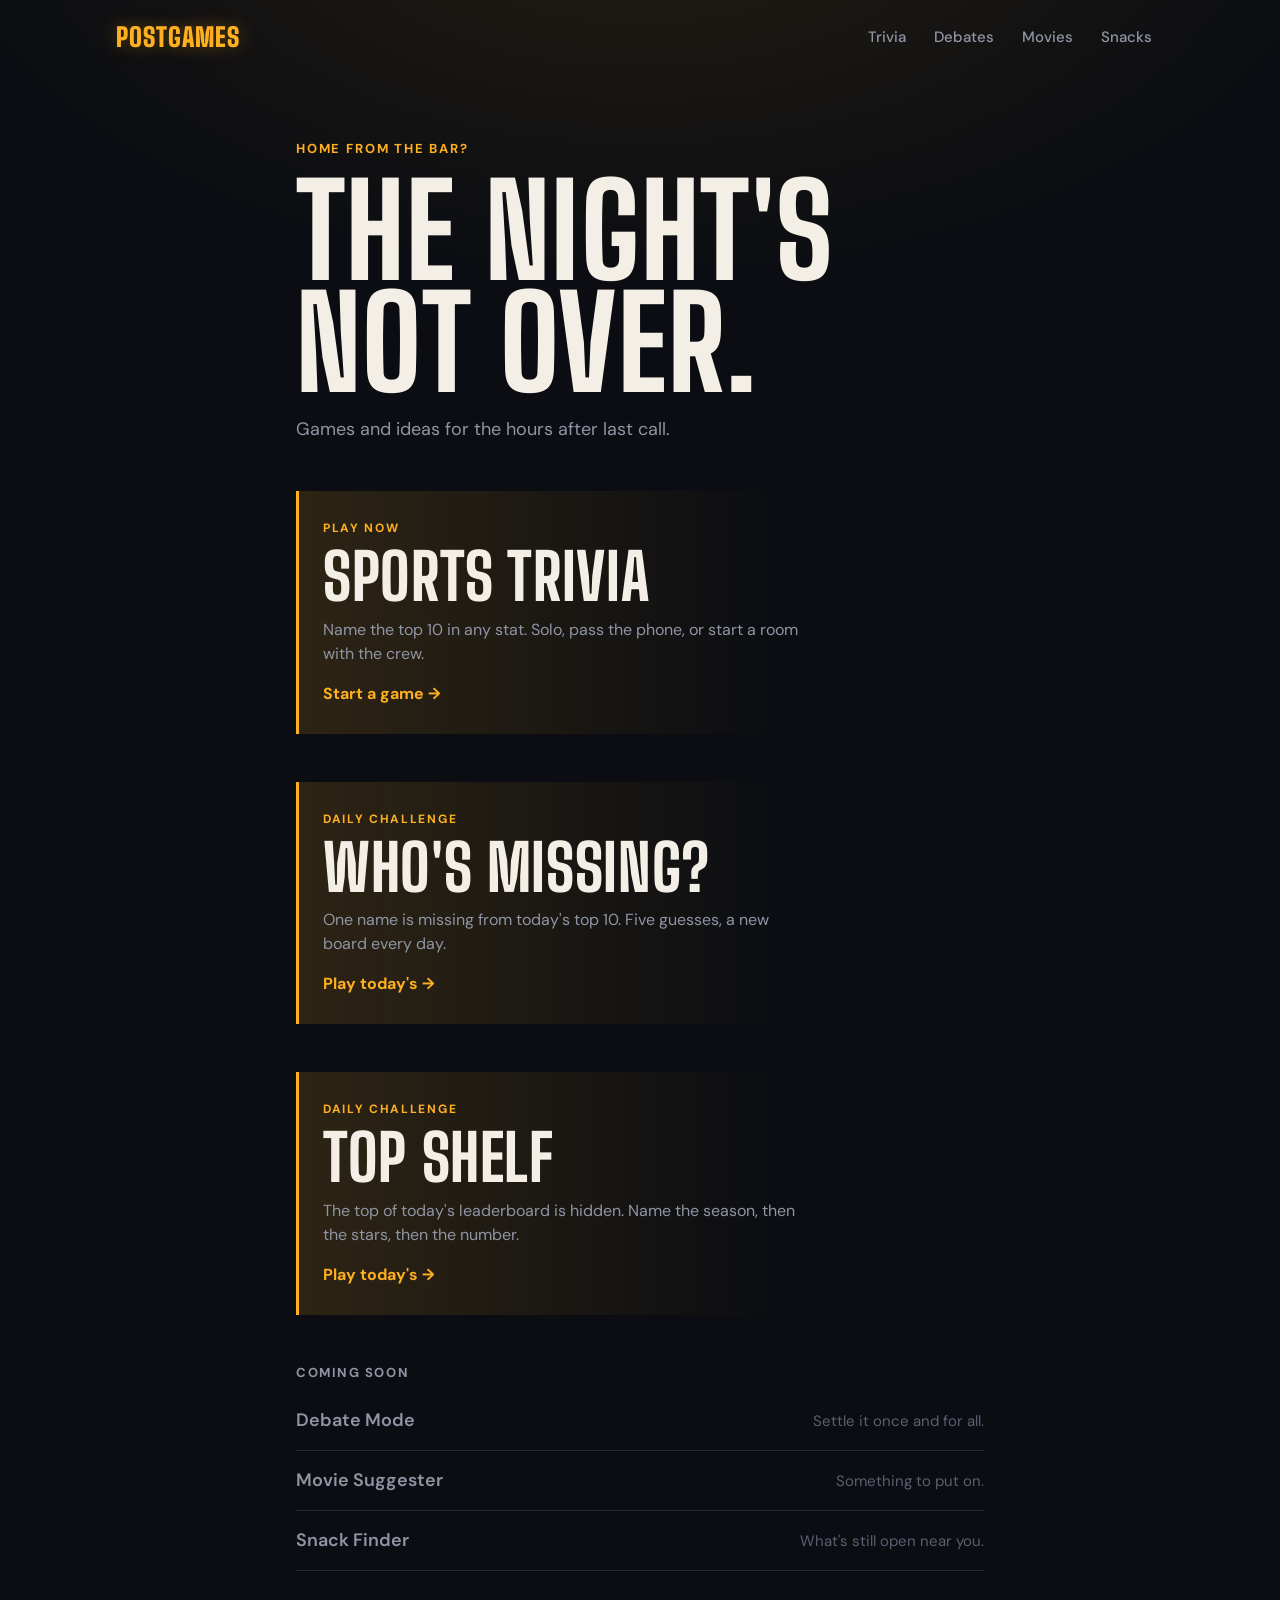
<file: index.html>
<!DOCTYPE html>
<html lang="en">
<head>
  <meta charset="UTF-8">
  <meta name="viewport" content="width=device-width, initial-scale=1">
  <title>Postgames</title>
  <link rel="preconnect" href="https://fonts.googleapis.com">
  <link rel="preconnect" href="https://fonts.gstatic.com" crossorigin>
  <link rel="stylesheet" href="https://fonts.googleapis.com/css2?family=Big+Shoulders+Display:wght@700;800;900&family=DM+Sans:opsz,wght@9..40,400;9..40,500;9..40,600;9..40,700&display=swap">
  <link rel="stylesheet" href="assets/global/global.css?v=146">
  <link rel="stylesheet" href="assets/home/home.css?v=146">
  <script defer src="assets/top10/js/top10-records.js?v=146"></script>
  <script defer src="assets/home/home.js?v=146"></script>
  <link rel="icon" type="image/png" href="assets/favicon.png">
  <link rel="manifest" href="manifest.webmanifest">
  <link rel="apple-touch-icon" href="assets/icons/apple-touch-icon.png">
  <meta name="theme-color" content="#0b0d12">
  <meta name="mobile-web-app-capable" content="yes">
  <meta name="apple-mobile-web-app-capable" content="yes">
  <meta name="apple-mobile-web-app-title" content="Postgames">
  <meta name="apple-mobile-web-app-status-bar-style" content="black">
</head>

<body>

  <header class="site-header">
    <a href="index.html" class="brand">POSTGAMES</a>
    <nav class="site-nav">
      <a href="pages/top10.html">Trivia</a>
      <a href="pages/debates.html">Debates</a>
      <a href="pages/movies.html">Movies</a>
      <a href="pages/snacks.html">Snacks</a>
    </nav>
  </header>

  <main class="page home">

    <section class="hero">
      <p class="eyebrow">Home from the bar?</p>
      <h1 class="display hero-title">The night's<br>not over.</h1>
      <p class="lede">Games and ideas for the hours after last call.</p>
    </section>

    <a class="feature" href="pages/top10.html">
      <span class="feature-tag">Play now</span>
      <span class="display feature-title">Sports Trivia</span>
      <span class="feature-desc">Name the top 10 in any stat. Solo, pass the phone, or start a room with the crew.</span>
      <span class="feature-cta">Start a game <span aria-hidden="true">→</span></span>
    </a>

    <a id="missingCard" class="feature" href="pages/top10-daily.html">
      <span class="feature-tag">Daily challenge</span>
      <span class="display feature-title">Who's Missing?</span>
      <span class="feature-desc">One name is missing from today's top 10. Five guesses, a new board every day.</span>
      <span class="feature-cta">Play today's <span aria-hidden="true">→</span></span>
    </a>

    <a id="shelfCard" class="feature" href="pages/top10-topshelf.html">
      <span class="feature-tag">Daily challenge</span>
      <span class="display feature-title">Top Shelf</span>
      <span class="feature-desc">The top of today's leaderboard is hidden. Name the season, then the stars, then the number.</span>
      <span class="feature-cta">Play today's <span aria-hidden="true">→</span></span>
    </a>

    <section class="soon">
      <h2 class="soon-label">Coming soon</h2>
      <a class="soon-item" href="pages/debates.html">
        <span class="soon-name">Debate Mode</span>
        <span class="soon-desc">Settle it once and for all.</span>
      </a>
      <a class="soon-item" href="pages/movies.html">
        <span class="soon-name">Movie Suggester</span>
        <span class="soon-desc">Something to put on.</span>
      </a>
      <a class="soon-item" href="pages/snacks.html">
        <span class="soon-name">Snack Finder</span>
        <span class="soon-desc">What's still open near you.</span>
      </a>
    </section>

  </main>

</body>
</html>
</file>
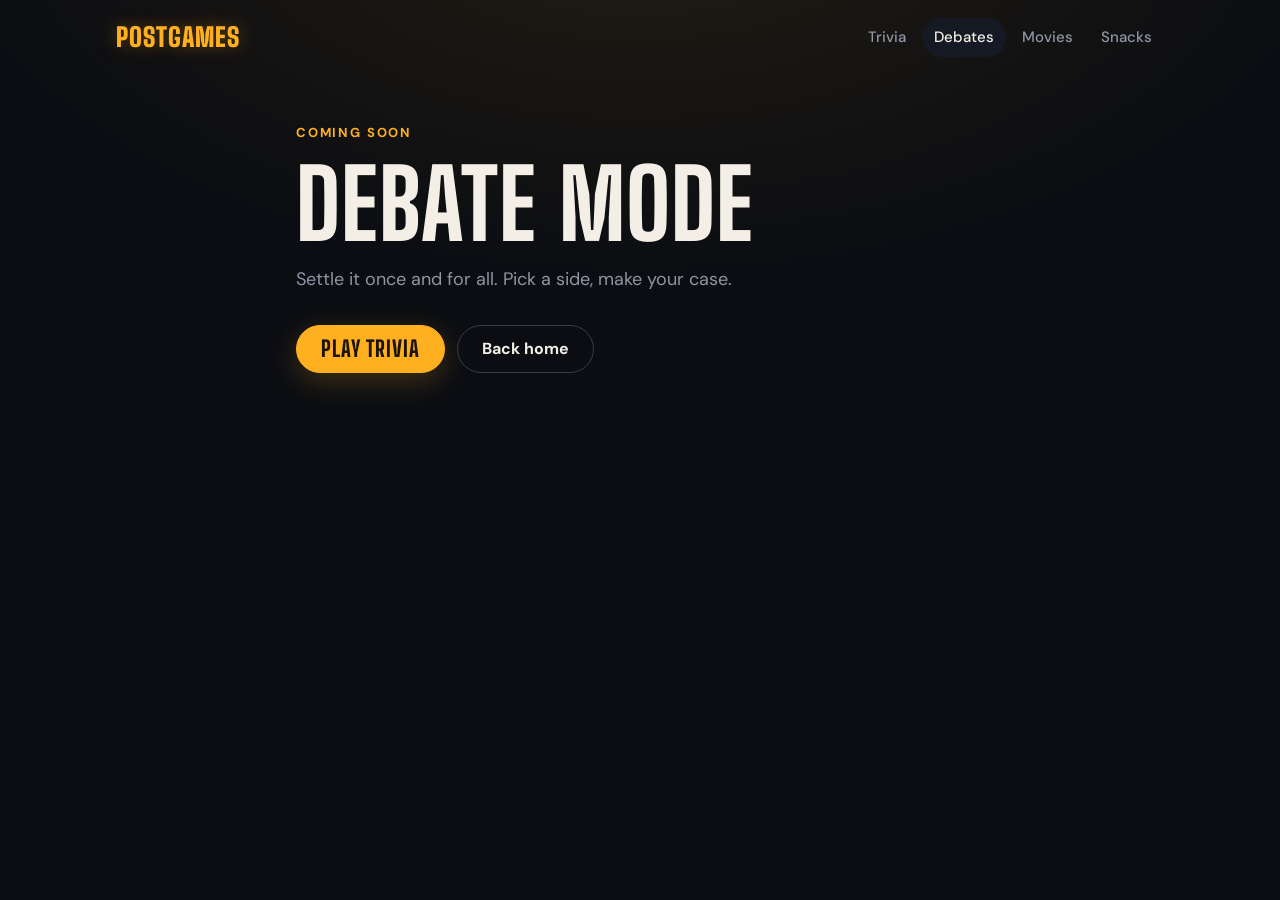
<file: pages/debates.html>
<!DOCTYPE html>
<html lang="en">
<head>
  <meta charset="UTF-8">
  <meta name="viewport" content="width=device-width, initial-scale=1">
  <title>Debate Mode · Postgames</title>
  <link rel="preconnect" href="https://fonts.googleapis.com">
  <link rel="preconnect" href="https://fonts.gstatic.com" crossorigin>
  <link rel="stylesheet" href="https://fonts.googleapis.com/css2?family=Big+Shoulders+Display:wght@700;800;900&family=DM+Sans:opsz,wght@9..40,400;9..40,500;9..40,600;9..40,700&display=swap">
  <link rel="stylesheet" href="../assets/global/global.css?v=146">
  <link rel="stylesheet" href="../assets/home/home.css?v=146">
  <link rel="icon" type="image/png" href="../assets/favicon.png">
  <link rel="manifest" href="../manifest.webmanifest">
  <link rel="apple-touch-icon" href="../assets/icons/apple-touch-icon.png">
  <meta name="theme-color" content="#0b0d12">
  <meta name="mobile-web-app-capable" content="yes">
  <meta name="apple-mobile-web-app-capable" content="yes">
  <meta name="apple-mobile-web-app-title" content="Postgames">
  <meta name="apple-mobile-web-app-status-bar-style" content="black">
</head>

<body>

  <header class="site-header">
    <a href="../index.html" class="brand">POSTGAMES</a>
    <nav class="site-nav">
      <a href="top10.html">Trivia</a>
      <a href="debates.html" class="active">Debates</a>
      <a href="movies.html">Movies</a>
      <a href="snacks.html">Snacks</a>
    </nav>
  </header>

  <main class="page placeholder">
    <p class="eyebrow">Coming soon</p>
    <h1 class="display placeholder-title">Debate Mode</h1>
    <p class="lede">Settle it once and for all. Pick a side, make your case.</p>
    <div class="placeholder-links">
      <a class="btn btn-primary" href="top10.html">Play Trivia</a>
      <a class="btn" href="../index.html">Back home</a>
    </div>
  </main>

</body>
</html>
</file>
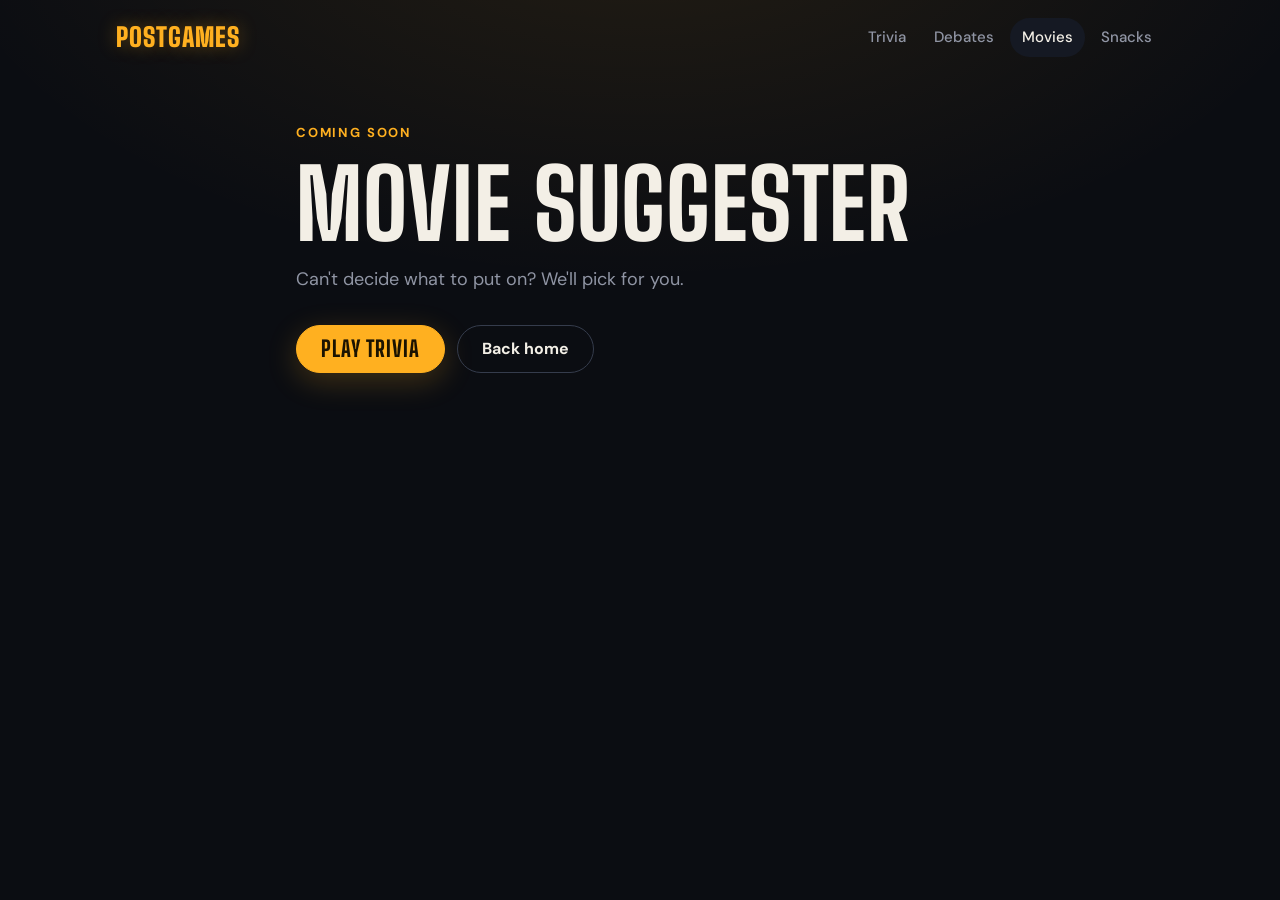
<file: pages/movies.html>
<!DOCTYPE html>
<html lang="en">
<head>
  <meta charset="UTF-8">
  <meta name="viewport" content="width=device-width, initial-scale=1">
  <title>Movie Suggester · Postgames</title>
  <link rel="preconnect" href="https://fonts.googleapis.com">
  <link rel="preconnect" href="https://fonts.gstatic.com" crossorigin>
  <link rel="stylesheet" href="https://fonts.googleapis.com/css2?family=Big+Shoulders+Display:wght@700;800;900&family=DM+Sans:opsz,wght@9..40,400;9..40,500;9..40,600;9..40,700&display=swap">
  <link rel="stylesheet" href="../assets/global/global.css?v=146">
  <link rel="stylesheet" href="../assets/home/home.css?v=146">
  <link rel="icon" type="image/png" href="../assets/favicon.png">
  <link rel="manifest" href="../manifest.webmanifest">
  <link rel="apple-touch-icon" href="../assets/icons/apple-touch-icon.png">
  <meta name="theme-color" content="#0b0d12">
  <meta name="mobile-web-app-capable" content="yes">
  <meta name="apple-mobile-web-app-capable" content="yes">
  <meta name="apple-mobile-web-app-title" content="Postgames">
  <meta name="apple-mobile-web-app-status-bar-style" content="black">
</head>

<body>

  <header class="site-header">
    <a href="../index.html" class="brand">POSTGAMES</a>
    <nav class="site-nav">
      <a href="top10.html">Trivia</a>
      <a href="debates.html">Debates</a>
      <a href="movies.html" class="active">Movies</a>
      <a href="snacks.html">Snacks</a>
    </nav>
  </header>

  <main class="page placeholder">
    <p class="eyebrow">Coming soon</p>
    <h1 class="display placeholder-title">Movie Suggester</h1>
    <p class="lede">Can't decide what to put on? We'll pick for you.</p>
    <div class="placeholder-links">
      <a class="btn btn-primary" href="top10.html">Play Trivia</a>
      <a class="btn" href="../index.html">Back home</a>
    </div>
  </main>

</body>
</html>
</file>
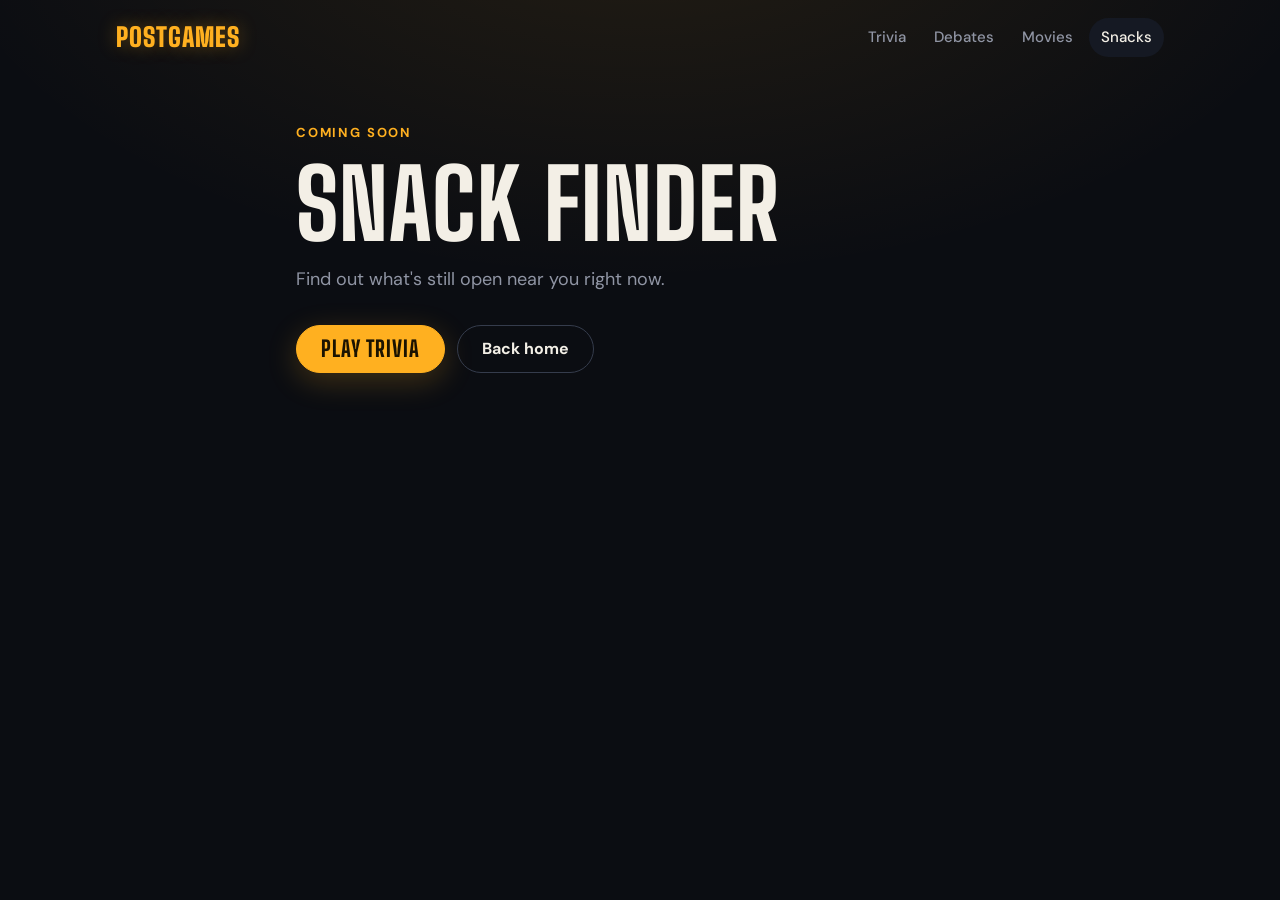
<file: pages/snacks.html>
<!DOCTYPE html>
<html lang="en">
<head>
  <meta charset="UTF-8">
  <meta name="viewport" content="width=device-width, initial-scale=1">
  <title>Snack Finder · Postgames</title>
  <link rel="preconnect" href="https://fonts.googleapis.com">
  <link rel="preconnect" href="https://fonts.gstatic.com" crossorigin>
  <link rel="stylesheet" href="https://fonts.googleapis.com/css2?family=Big+Shoulders+Display:wght@700;800;900&family=DM+Sans:opsz,wght@9..40,400;9..40,500;9..40,600;9..40,700&display=swap">
  <link rel="stylesheet" href="../assets/global/global.css?v=146">
  <link rel="stylesheet" href="../assets/home/home.css?v=146">
  <link rel="icon" type="image/png" href="../assets/favicon.png">
  <link rel="manifest" href="../manifest.webmanifest">
  <link rel="apple-touch-icon" href="../assets/icons/apple-touch-icon.png">
  <meta name="theme-color" content="#0b0d12">
  <meta name="mobile-web-app-capable" content="yes">
  <meta name="apple-mobile-web-app-capable" content="yes">
  <meta name="apple-mobile-web-app-title" content="Postgames">
  <meta name="apple-mobile-web-app-status-bar-style" content="black">
</head>

<body>

  <header class="site-header">
    <a href="../index.html" class="brand">POSTGAMES</a>
    <nav class="site-nav">
      <a href="top10.html">Trivia</a>
      <a href="debates.html">Debates</a>
      <a href="movies.html">Movies</a>
      <a href="snacks.html" class="active">Snacks</a>
    </nav>
  </header>

  <main class="page placeholder">
    <p class="eyebrow">Coming soon</p>
    <h1 class="display placeholder-title">Snack Finder</h1>
    <p class="lede">Find out what's still open near you right now.</p>
    <div class="placeholder-links">
      <a class="btn btn-primary" href="top10.html">Play Trivia</a>
      <a class="btn" href="../index.html">Back home</a>
    </div>
  </main>

</body>
</html>
</file>
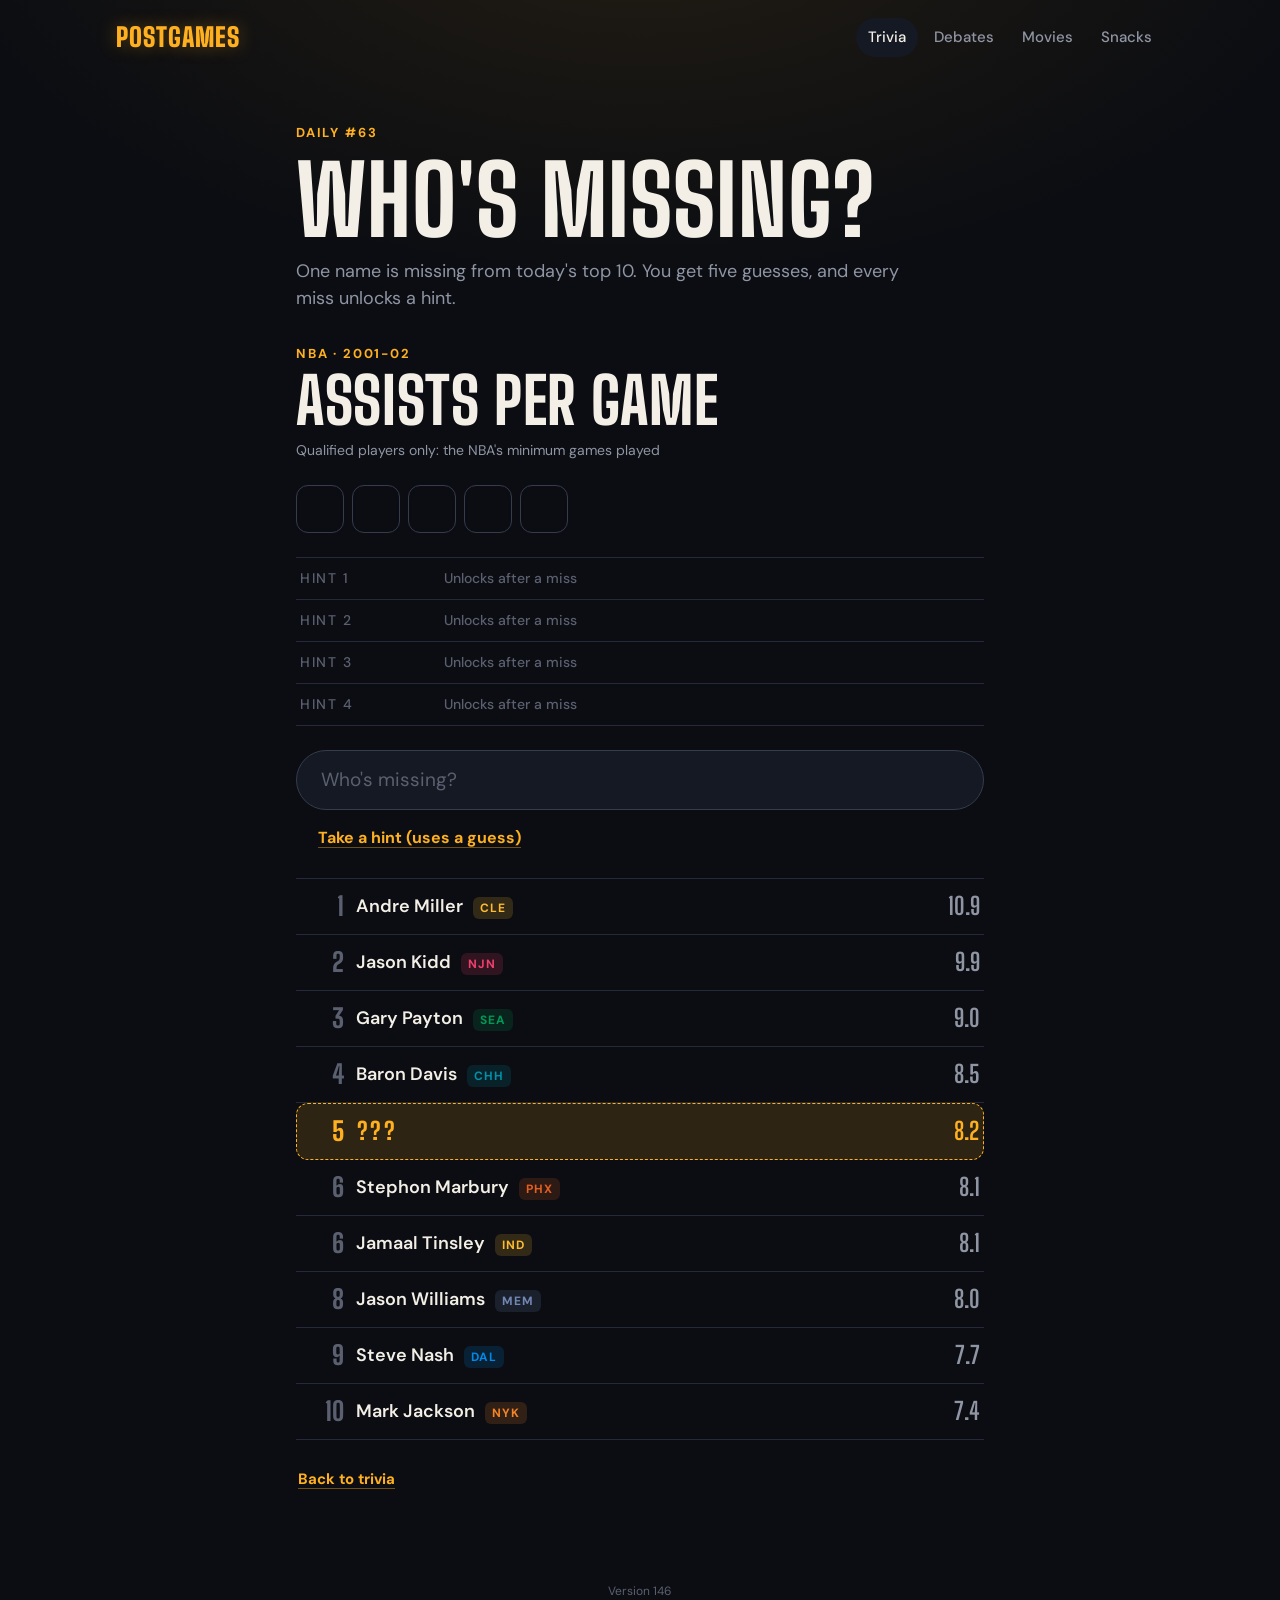
<file: pages/top10-daily.html>
<!DOCTYPE html>
<html lang="en">
<head>
  <meta charset="UTF-8">
  <meta name="viewport" content="width=device-width, initial-scale=1">
  <title>Daily Challenge · Postgames</title>
  <link rel="preconnect" href="https://fonts.googleapis.com">
  <link rel="preconnect" href="https://fonts.gstatic.com" crossorigin>
  <link rel="stylesheet" href="https://fonts.googleapis.com/css2?family=Big+Shoulders+Display:wght@700;800;900&family=DM+Sans:opsz,wght@9..40,400;9..40,500;9..40,600;9..40,700&display=swap">
  <link rel="stylesheet" href="../assets/global/global.css?v=146">
  <link rel="stylesheet" href="../assets/top10/css/top10.css?v=146">
  <link rel="icon" type="image/png" href="../assets/favicon.png">
  <link rel="manifest" href="../manifest.webmanifest">
  <link rel="apple-touch-icon" href="../assets/icons/apple-touch-icon.png">
  <meta name="theme-color" content="#0b0d12">
  <meta name="mobile-web-app-capable" content="yes">
  <meta name="apple-mobile-web-app-capable" content="yes">
  <meta name="apple-mobile-web-app-title" content="Postgames">
  <meta name="apple-mobile-web-app-status-bar-style" content="black">
</head>

<body>

  <header class="site-header">
    <a href="../index.html" class="brand">POSTGAMES</a>
    <nav class="site-nav">
      <a href="top10.html" class="active">Trivia</a>
      <a href="debates.html">Debates</a>
      <a href="movies.html">Movies</a>
      <a href="snacks.html">Snacks</a>
    </nav>
  </header>

  <main class="page daily">

    <div class="intro">
      <p id="dailyEyebrow" class="eyebrow">Daily</p>
      <h1 class="display intro-title">Who's Missing?</h1>
      <p class="lede">One name is missing from today's top 10. You get five guesses, and every miss unlocks a hint.</p>
    </div>

    <!-- Test mode: tap "Daily #N" five times. Plays any day; saved apart from the real record. -->
    <div id="testBar" class="daily-test hidden">
      <span class="daily-test-label">Test mode</span>
      <button id="testPrev" class="btn daily-test-btn" type="button" aria-label="Previous day">‹</button>
      <span id="testDay" class="daily-test-day"></span>
      <button id="testNext" class="btn daily-test-btn" type="button" aria-label="Next day">›</button>
      <button id="testReset" class="link-btn" type="button">Replay</button>
      <button id="testExit" class="link-btn" type="button">Exit</button>
    </div>

    <p id="dailyStatus" class="hint daily-status" role="status"></p>

    <section id="dailyGame" class="daily-game hidden">
      <header class="play-head">
        <p id="dailyContext" class="eyebrow"></p>
        <h2 id="dailyStat" class="display play-stat"></h2>
        <p id="dailyQualifier" class="hint stat-qualifier"></p>
      </header>

      <!-- One box per guess: ❌ miss, 💡 hint taken, ✅ got it -->
      <div id="dailyMarks" class="daily-marks" aria-label="Guesses used"></div>

      <ol id="dailyHints" class="daily-hints"></ol>

      <div id="dailyPlay" class="daily-play">
        <form id="guessForm" class="guess-form" autocomplete="off">
          <input id="guessInput" class="input guess-input" type="text" placeholder="Who's missing?"
            autocapitalize="words" autocorrect="off" spellcheck="false" enterkeyhint="go"
            role="combobox" aria-autocomplete="list" aria-controls="guessResults" aria-expanded="false"
            aria-label="Your guess">
          <ul id="guessResults" class="guess-results hidden" role="listbox"></ul>
        </form>
        <button id="hintBtn" class="link-btn daily-hint-btn" type="button">Take a hint (uses a guess)</button>
        <p id="dailyFeedback" class="feedback" role="status" aria-live="polite"></p>
      </div>

      <div id="dailyDone" class="daily-done hidden">
        <p id="doneTitle" class="display daily-done-title"></p>
        <p id="doneSub" class="lede"></p>
        <button id="shareBtn" class="btn btn-primary btn-block" type="button">Share result</button>
        <p id="shareStatus" class="hint center" role="status"></p>
        <div id="dailySummary"></div>
        <p id="nextPuzzle" class="hint center"></p>
        <a class="link-btn intro-link" href="top10-topshelf.html">Also today: Top Shelf</a>
      </div>

      <ol id="dailyBoard" class="board"></ol>
    </section>

    <a class="link-btn intro-link" href="top10.html">Back to trivia</a>

    <p class="version">Version 146</p>
  </main>

  <script defer src="../assets/top10/js/top10-common.js?v=146"></script>
  <script defer src="../assets/top10/js/top10-teams.js?v=146"></script>
  <script defer src="../assets/top10/js/top10-records.js?v=146"></script>
  <script defer src="../assets/top10/js/top10-daily.js?v=146"></script>

</body>
</html>
</file>
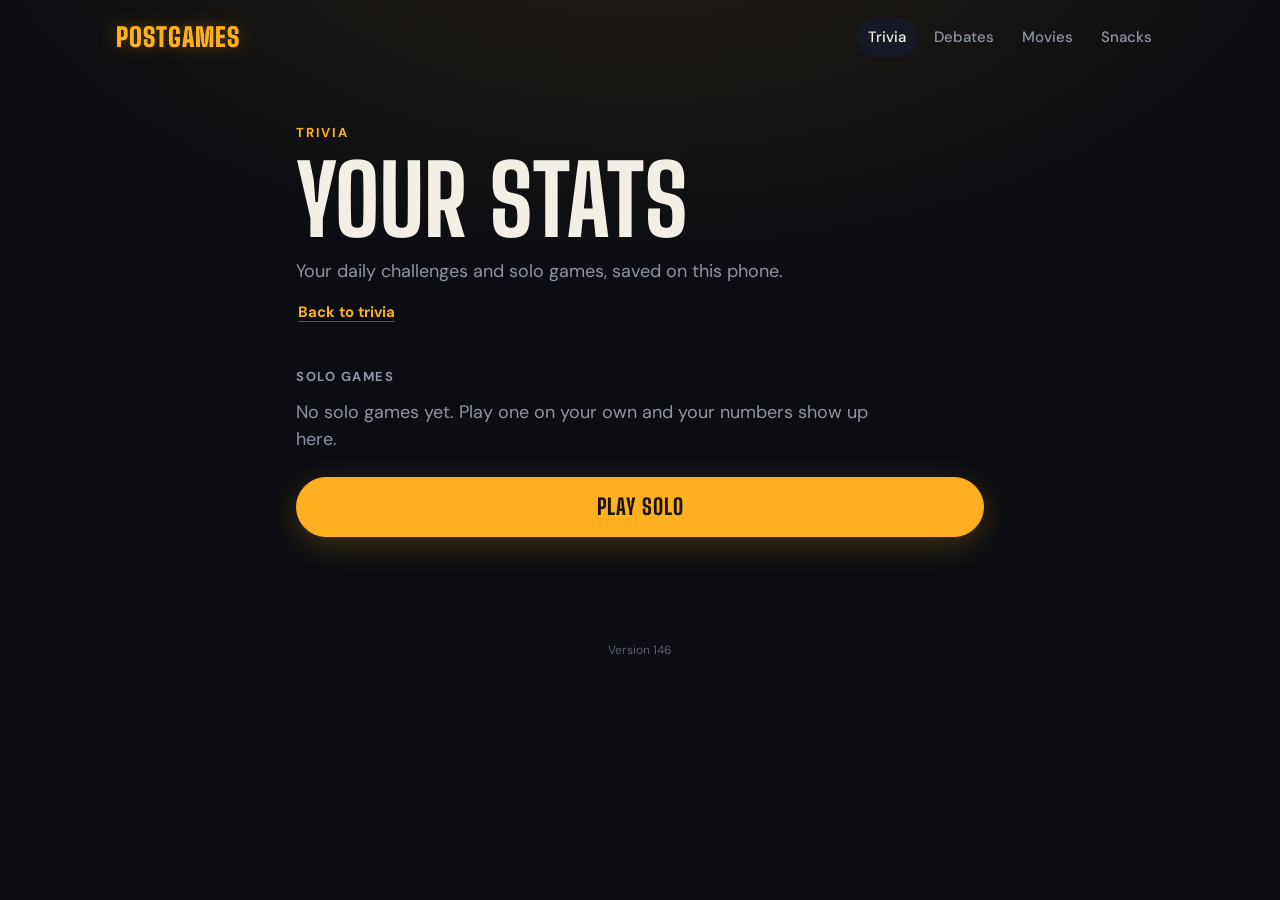
<file: pages/top10-stats.html>
<!DOCTYPE html>
<html lang="en">
<head>
  <meta charset="UTF-8">
  <meta name="viewport" content="width=device-width, initial-scale=1">
  <title>Your Stats · Postgames</title>
  <link rel="preconnect" href="https://fonts.googleapis.com">
  <link rel="preconnect" href="https://fonts.gstatic.com" crossorigin>
  <link rel="stylesheet" href="https://fonts.googleapis.com/css2?family=Big+Shoulders+Display:wght@700;800;900&family=DM+Sans:opsz,wght@9..40,400;9..40,500;9..40,600;9..40,700&display=swap">
  <link rel="stylesheet" href="../assets/global/global.css?v=146">
  <link rel="stylesheet" href="../assets/top10/css/top10.css?v=146">
  <link rel="icon" type="image/png" href="../assets/favicon.png">
  <link rel="manifest" href="../manifest.webmanifest">
  <link rel="apple-touch-icon" href="../assets/icons/apple-touch-icon.png">
  <meta name="theme-color" content="#0b0d12">
  <meta name="mobile-web-app-capable" content="yes">
  <meta name="apple-mobile-web-app-capable" content="yes">
  <meta name="apple-mobile-web-app-title" content="Postgames">
  <meta name="apple-mobile-web-app-status-bar-style" content="black">
</head>

<body>

  <header class="site-header">
    <a href="../index.html" class="brand">POSTGAMES</a>
    <nav class="site-nav">
      <a href="top10.html" class="active">Trivia</a>
      <a href="debates.html">Debates</a>
      <a href="movies.html">Movies</a>
      <a href="snacks.html">Snacks</a>
    </nav>
  </header>

  <main class="page stats-page">

    <div class="intro">
      <p class="eyebrow">Trivia</p>
      <h1 class="display intro-title">Your Stats</h1>
      <p class="lede">Your daily challenges and solo games, saved on this phone.</p>
      <a class="link-btn intro-link" href="top10.html">Back to trivia</a>
    </div>

    <!-- Daily challenges -->
    <section id="statsDaily" class="stats-section hidden">
      <h2 class="section-label">Who's Missing?</h2>
      <div id="statsDailySummary"></div>
    </section>

    <section id="statsShelf" class="stats-section hidden">
      <h2 class="section-label">Top Shelf</h2>
      <div id="statsShelfSummary"></div>
    </section>

    <h2 class="section-label stats-solo-label">Solo games</h2>

    <!-- No games yet -->
    <div id="statsEmpty" class="stats-empty hidden">
      <p class="lede">No solo games yet. Play one on your own and your numbers show up here.</p>
      <a class="btn btn-primary btn-block" href="top10.html">Play Solo</a>
    </div>

    <div id="statsBody" class="stats-body hidden">
      <div id="statsTotals" class="stats-totals"></div>

      <section class="stats-section">
        <h2 class="section-label">By sport</h2>
        <div id="statsSports"></div>
      </section>

      <section class="stats-section">
        <h2 class="section-label">Your boards</h2>
        <p class="hint">Your best on every board you've played, most recent first.</p>
        <ol id="statsBoards" class="stats-boards"></ol>
        <button id="statsMoreBtn" class="btn hidden" type="button"></button>
      </section>

      <div class="stats-footer">
        <p class="hint">Deleting the app or clearing its data erases these.</p>
        <button id="statsResetBtn" class="link-btn" type="button">Reset my solo stats</button>
      </div>
    </div>

    <p class="version">Version 146</p>
  </main>

  <script defer src="../assets/top10/js/top10-common.js?v=146"></script>
  <script defer src="../assets/top10/js/top10-records.js?v=146"></script>
  <script defer src="../assets/top10/js/top10-stats.js?v=146"></script>

</body>
</html>
</file>
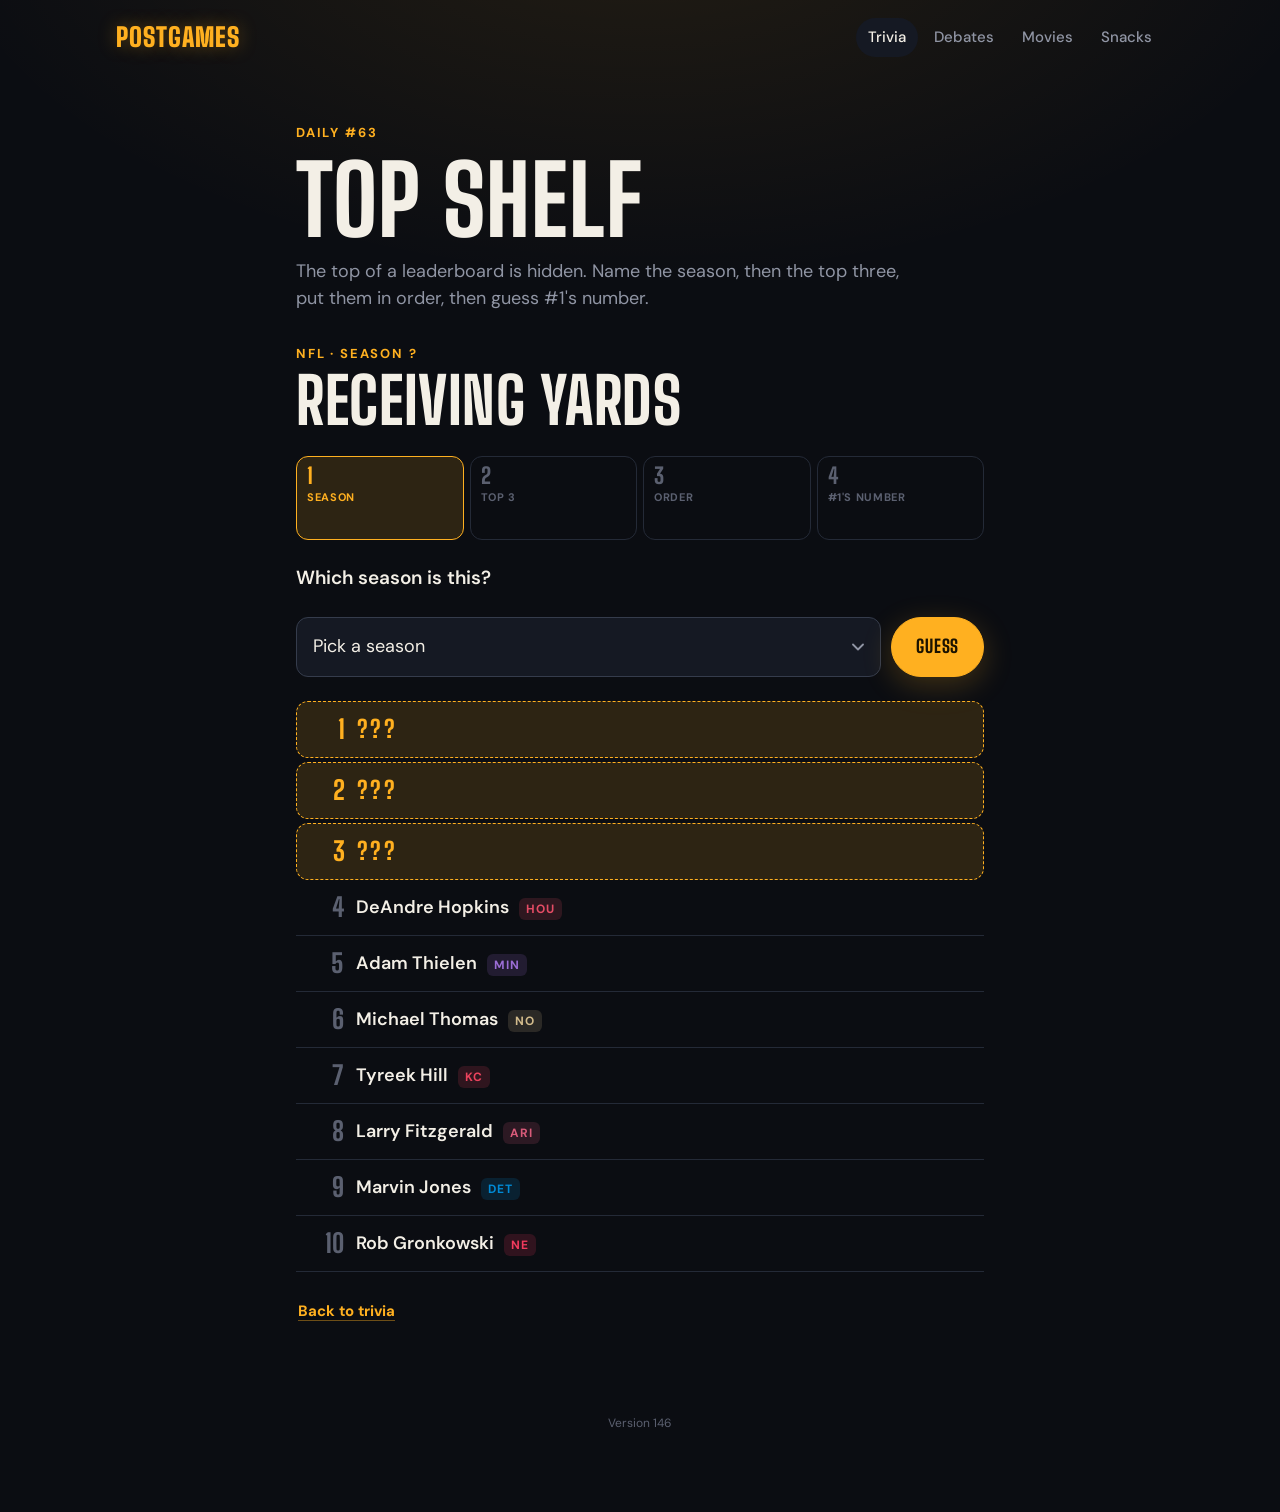
<file: pages/top10-topshelf.html>
<!DOCTYPE html>
<html lang="en">
<head>
  <meta charset="UTF-8">
  <meta name="viewport" content="width=device-width, initial-scale=1">
  <title>Top Shelf · Postgames</title>
  <link rel="preconnect" href="https://fonts.googleapis.com">
  <link rel="preconnect" href="https://fonts.gstatic.com" crossorigin>
  <link rel="stylesheet" href="https://fonts.googleapis.com/css2?family=Big+Shoulders+Display:wght@700;800;900&family=DM+Sans:opsz,wght@9..40,400;9..40,500;9..40,600;9..40,700&display=swap">
  <link rel="stylesheet" href="../assets/global/global.css?v=146">
  <link rel="stylesheet" href="../assets/top10/css/top10.css?v=146">
  <link rel="icon" type="image/png" href="../assets/favicon.png">
  <link rel="manifest" href="../manifest.webmanifest">
  <link rel="apple-touch-icon" href="../assets/icons/apple-touch-icon.png">
  <meta name="theme-color" content="#0b0d12">
  <meta name="mobile-web-app-capable" content="yes">
  <meta name="apple-mobile-web-app-capable" content="yes">
  <meta name="apple-mobile-web-app-title" content="Postgames">
  <meta name="apple-mobile-web-app-status-bar-style" content="black">
</head>

<body>

  <header class="site-header">
    <a href="../index.html" class="brand">POSTGAMES</a>
    <nav class="site-nav">
      <a href="top10.html" class="active">Trivia</a>
      <a href="debates.html">Debates</a>
      <a href="movies.html">Movies</a>
      <a href="snacks.html">Snacks</a>
    </nav>
  </header>

  <main class="page daily">

    <div class="intro">
      <p id="dailyEyebrow" class="eyebrow">Daily</p>
      <h1 class="display intro-title">Top Shelf</h1>
      <p class="lede">The top of a leaderboard is hidden. Name the season, then the top three, put them in order, then guess #1's number.</p>
    </div>

    <!-- Test mode: tap "Daily #N" five times. Plays any day; saved apart from the real record. -->
    <div id="testBar" class="daily-test hidden">
      <span class="daily-test-label">Test mode</span>
      <button id="testPrev" class="btn daily-test-btn" type="button" aria-label="Previous day">‹</button>
      <span id="testDay" class="daily-test-day"></span>
      <button id="testNext" class="btn daily-test-btn" type="button" aria-label="Next day">›</button>
      <button id="testReset" class="link-btn" type="button">Replay</button>
      <button id="testExit" class="link-btn" type="button">Exit</button>
    </div>

    <p id="dailyStatus" class="hint daily-status" role="status"></p>

    <section id="dailyGame" class="daily-game hidden">
      <header class="play-head">
        <p id="shelfContext" class="eyebrow"></p>
        <h2 id="shelfStat" class="display play-stat"></h2>
        <p id="shelfQualifier" class="hint stat-qualifier"></p>
      </header>

      <!-- The three rounds -->
      <ol id="shelfRounds" class="shelf-rounds"></ol>

      <!-- Round 1: the season -->
      <div id="seasonRound" class="daily-play hidden">
        <p class="shelf-prompt">Which season is this?</p>
        <form id="seasonForm" class="shelf-value-form">
          <select id="seasonSelect" class="select" aria-label="Season"></select>
          <button class="btn btn-primary" type="submit">Guess</button>
        </form>
        <p id="seasonFeedback" class="feedback" role="status" aria-live="polite"></p>
      </div>

      <!-- Round 2: name the hidden top players, in any order -->
      <div id="playerRound" class="daily-play hidden">
        <p id="playerPrompt" class="shelf-prompt"></p>
        <form id="guessForm" class="guess-form" autocomplete="off">
          <input id="guessInput" class="input guess-input" type="text" placeholder="Name a top player"
            autocapitalize="words" autocorrect="off" spellcheck="false" enterkeyhint="go"
            role="combobox" aria-autocomplete="list" aria-controls="guessResults" aria-expanded="false"
            aria-label="Your guess">
          <ul id="guessResults" class="guess-results hidden" role="listbox"></ul>
        </form>
        <p id="playerFeedback" class="feedback" role="status" aria-live="polite"></p>
        <ul id="playerTray" class="shelf-tray"></ul>
      </div>

      <!-- Round 3: put the top players in order -->
      <div id="orderRound" class="daily-play hidden">
        <p id="orderPrompt" class="shelf-prompt"></p>
        <div id="orderChoices" class="shelf-order-choices"></div>
        <ol id="orderPicked" class="shelf-order-picked"></ol>
        <div class="shelf-order-actions">
          <button id="orderUndo" class="link-btn" type="button">Undo</button>
          <button id="orderLock" class="btn btn-primary" type="button">Lock it in</button>
        </div>
      </div>

      <!-- Round 4: #1's number, blind -->
      <div id="valueRound" class="daily-play hidden">
        <p id="valuePrompt" class="shelf-prompt"></p>
        <form id="valueForm" class="shelf-value-form" autocomplete="off">
          <input id="valueInput" class="input guess-input" type="text" inputmode="decimal"
            placeholder="Your guess" aria-label="#1's number">
          <button class="btn btn-primary" type="submit">Lock it in</button>
        </form>
        <p id="valueHint" class="hint"></p>
      </div>

      <div id="dailyDone" class="daily-done hidden">
        <p id="doneTitle" class="display daily-done-title"></p>
        <ul id="doneSub" class="shelf-breakdown"></ul>
        <button id="shareBtn" class="btn btn-primary btn-block" type="button">Share result</button>
        <p id="shareStatus" class="hint center" role="status"></p>
        <div id="dailySummary"></div>
        <p id="nextPuzzle" class="hint center"></p>
        <a class="link-btn intro-link" href="top10-daily.html">Also today: Who's Missing?</a>
      </div>

      <ol id="dailyBoard" class="board"></ol>
    </section>

    <a class="link-btn intro-link" href="top10.html">Back to trivia</a>

    <p class="version">Version 146</p>
  </main>

  <script defer src="../assets/top10/js/top10-common.js?v=146"></script>
  <script defer src="../assets/top10/js/top10-teams.js?v=146"></script>
  <script defer src="../assets/top10/js/top10-records.js?v=146"></script>
  <script defer src="../assets/top10/js/top10-topshelf.js?v=146"></script>

</body>
</html>
</file>
<file: assets/global/global.css>
/* =========================================
   POSTGAMES — GLOBAL STYLES
   Shared by every page: colors, type, header, buttons, form controls.
   Fonts (loaded in each page's <head>): Big Shoulders Display + DM Sans.
   ========================================= */

:root {
    /* Colors */
    --bg: #0b0d12;
    --bg-raise: #151923;
    --line: #242a37;
    --line-strong: #353c4c;
    --text: #f3efe6;
    --muted: #9095a4;
    --faint: #5b6070;
    --accent: #ffb020;
    --accent-soft: rgba(255, 176, 32, 0.14);
    --accent-ink: #1c1300;
    --good: #3ddc97;
    --good-soft: rgba(61, 220, 151, 0.12);
    --bad: #ff6b5b;
    --bad-soft: rgba(255, 107, 91, 0.12);

    /* Type */
    --font-display: "Big Shoulders Display", "Arial Narrow", sans-serif;
    --font-body: "DM Sans", system-ui, -apple-system, "Segoe UI", sans-serif;

    /* Shape + motion */
    --radius: 12px;
    --radius-pill: 999px;
    --ease: cubic-bezier(0.2, 0.8, 0.2, 1);
}


/* =========================================
   1. BASE
   ========================================= */

*,
*::before,
*::after {
    box-sizing: border-box;
    margin: 0;
    padding: 0;
}

html {
    -webkit-text-size-adjust: 100%;
}

body {
    min-height: 100vh;
    background-color: var(--bg);
    /* A faint amber glow at the top, like a bar sign */
    background-image: radial-gradient(ellipse 80% 100% at 50% -20%, rgba(255, 176, 32, 0.1), transparent 70%);
    background-size: 100% 560px;
    background-repeat: no-repeat;
    color: var(--text);
    font-family: var(--font-body);
    font-size: 16px;
    line-height: 1.5;
    -webkit-font-smoothing: antialiased;
}

a {
    color: inherit;
}

button,
input,
select {
    font: inherit;
    color: inherit;
}

:focus-visible {
    outline: 2px solid var(--accent);
    outline-offset: 3px;
}

.hidden {
    display: none !important;
}


/* =========================================
   2. TYPE
   ========================================= */

.display {
    font-family: var(--font-display);
    font-weight: 800;
    text-transform: uppercase;
    letter-spacing: 0.01em;
    line-height: 0.95;
}

.eyebrow {
    font-size: 13px;
    font-weight: 700;
    letter-spacing: 0.14em;
    text-transform: uppercase;
    color: var(--accent);
}

.lede {
    font-size: 18px;
    color: var(--muted);
    max-width: 34em;
}

.hint {
    font-size: 14px;
    color: var(--muted);
}

.center {
    text-align: center;
}


/* =========================================
   3. PAGE + HEADER
   ========================================= */

.page {
    width: 100%;
    max-width: 720px;
    margin: 0 auto;
    padding: 32px 16px 80px;
}

.site-header {
    display: flex;
    align-items: center;
    justify-content: space-between;
    gap: 16px;
    max-width: 1080px;
    margin: 0 auto;
    padding: 18px 16px;
}

.brand {
    font-family: var(--font-display);
    font-weight: 900;
    font-size: 26px;
    letter-spacing: 0.04em;
    color: var(--accent);
    text-decoration: none;
    text-shadow: 0 0 18px rgba(255, 176, 32, 0.35);
    flex-shrink: 0;
}

.site-nav {
    display: flex;
    gap: 4px;
    overflow-x: auto;
    scrollbar-width: none;
}

.site-nav::-webkit-scrollbar {
    display: none;
}

.site-nav a {
    padding: 8px 12px;
    border-radius: var(--radius-pill);
    font-size: 15px;
    font-weight: 500;
    color: var(--muted);
    text-decoration: none;
    white-space: nowrap;
    transition: color 0.15s, background 0.15s;
}

.site-nav a:hover {
    color: var(--text);
}

.site-nav a.active {
    color: var(--text);
    background: var(--bg-raise);
}

/* Phones: nav gets its own row under the logo so every link fits */
@media (max-width: 480px) {
    .site-header {
        flex-wrap: wrap;
        gap: 6px;
        padding-bottom: 8px;
    }

    .site-nav {
        width: 100%;
        margin-left: -12px;
    }
}

.version {
    margin-top: 64px;
    text-align: center;
    font-size: 12px;
    color: var(--faint);
}


/* =========================================
   4. BUTTONS
   ========================================= */

.btn {
    display: inline-flex;
    align-items: center;
    justify-content: center;
    gap: 8px;
    min-height: 48px;
    padding: 0 24px;
    border: 1px solid var(--line-strong);
    border-radius: var(--radius-pill);
    background: transparent;
    font-weight: 700;
    font-size: 16px;
    cursor: pointer;
    text-decoration: none;
    transition: background 0.15s, border-color 0.15s, transform 0.15s var(--ease), opacity 0.15s;
}

.btn:hover:not(:disabled) {
    border-color: var(--muted);
}

.btn:active:not(:disabled) {
    transform: scale(0.98);
}

.btn:disabled {
    opacity: 0.4;
    cursor: not-allowed;
}

.btn-primary {
    background: var(--accent);
    border-color: var(--accent);
    color: var(--accent-ink);
    font-family: var(--font-display);
    font-size: 22px;
    font-weight: 800;
    letter-spacing: 0.04em;
    text-transform: uppercase;
    box-shadow: 0 8px 30px rgba(255, 176, 32, 0.22);
}

.btn-primary:hover:not(:disabled) {
    background: #ffc04d;
    border-color: #ffc04d;
}

.btn-primary:disabled {
    box-shadow: none;
}

.btn-block {
    display: flex;
    width: 100%;
    min-height: 60px;
}

/* Looks like a text link, behaves like a button */
.link-btn {
    background: none;
    border: none;
    padding: 4px 2px;
    font-weight: 700;
    color: var(--accent);
    cursor: pointer;
    text-decoration: underline;
    text-decoration-color: rgba(255, 176, 32, 0.4);
    text-underline-offset: 4px;
}

.link-btn:hover {
    text-decoration-color: var(--accent);
}


/* =========================================
   5. CHIPS (single-choice pill buttons)
   ========================================= */

.chips {
    display: flex;
    flex-wrap: wrap;
    gap: 8px;
}

.chip {
    min-height: 40px;
    padding: 0 18px;
    border: 1px solid var(--line-strong);
    border-radius: var(--radius-pill);
    background: transparent;
    font-weight: 600;
    font-size: 15px;
    cursor: pointer;
    transition: background 0.15s, border-color 0.15s, color 0.15s;
}

.chip:hover:not(:disabled) {
    border-color: var(--muted);
}

.chip.active {
    background: var(--accent);
    border-color: var(--accent);
    color: var(--accent-ink);
}

/* No data for this option yet */
.chip:disabled:not(.active) {
    color: var(--faint);
    border-color: var(--line);
    border-style: dashed;
    cursor: not-allowed;
}

.chip.active:disabled {
    cursor: default;
}


/* =========================================
   6. FORM CONTROLS
   ========================================= */

.input,
.select {
    width: 100%;
    min-height: 48px;
    padding: 0 16px;
    border: 1px solid var(--line-strong);
    border-radius: var(--radius);
    background: var(--bg-raise);
    font-size: 16px;
    transition: border-color 0.15s;
}

.input::placeholder {
    color: var(--faint);
}

.input:focus,
.select:focus {
    outline: none;
    border-color: var(--accent);
}

.select {
    appearance: none;
    padding-right: 44px;
    background-image: url("data:image/svg+xml,%3Csvg xmlns='http://www.w3.org/2000/svg' width='12' height='8' fill='none'%3E%3Cpath d='M1 1.5 6 6.5l5-5' stroke='%239095a4' stroke-width='1.8' stroke-linecap='round' stroke-linejoin='round'/%3E%3C/svg%3E");
    background-repeat: no-repeat;
    background-position: right 16px center;
    cursor: pointer;
}

.select:disabled,
.input:disabled {
    opacity: 0.45;
    cursor: not-allowed;
}
</file>
<file: assets/home/home.css>
/* =========================================
   HOME PAGE
   ========================================= */

.home {
    display: flex;
    flex-direction: column;
    gap: 48px;
}

.hero {
    display: flex;
    flex-direction: column;
    gap: 16px;
    padding-top: 32px;
}

.hero-title {
    font-size: clamp(64px, 17vw, 128px);
    line-height: 0.88;
}

/* The one live feature: big, warm, clickable */
.feature {
    position: relative;
    display: flex;
    flex-direction: column;
    gap: 10px;
    padding: 28px 0 28px 24px;
    border-left: 3px solid var(--accent);
    text-decoration: none;
    background: linear-gradient(90deg, var(--accent-soft), transparent 70%);
    border-radius: 0 var(--radius) var(--radius) 0;
    transition: background 0.2s;
}

.feature:hover {
    background: linear-gradient(90deg, rgba(255, 176, 32, 0.22), transparent 80%);
}

.feature-tag {
    font-size: 12px;
    font-weight: 700;
    letter-spacing: 0.14em;
    text-transform: uppercase;
    color: var(--accent);
}

.feature-title {
    font-size: clamp(44px, 10vw, 64px);
}

.feature-desc {
    color: var(--muted);
    max-width: 30em;
}

.feature-cta {
    margin-top: 6px;
    font-weight: 700;
    color: var(--accent);
}

.feature-cta span {
    display: inline-block;
    transition: transform 0.2s var(--ease);
}

.feature:hover .feature-cta span {
    transform: translateX(4px);
}

/* A daily that's done today: green, with the result */
.feature.done {
    border-left-color: var(--good);
    background: linear-gradient(90deg, var(--good-soft), transparent 70%);
}

.feature.done:hover {
    background: linear-gradient(90deg, rgba(61, 220, 151, 0.2), transparent 80%);
}

.feature.done .feature-tag,
.feature.done .feature-cta {
    color: var(--good);
}

.feature.done .feature-desc {
    font-weight: 600;
    color: var(--text);
}

/* Everything else: a quiet list */
.soon {
    display: flex;
    flex-direction: column;
}

.soon-label {
    margin-bottom: 8px;
    font-size: 13px;
    font-weight: 700;
    letter-spacing: 0.12em;
    text-transform: uppercase;
    color: var(--muted);
}

.soon-item {
    display: flex;
    flex-wrap: wrap;
    align-items: baseline;
    justify-content: space-between;
    gap: 4px 16px;
    padding: 16px 0;
    border-bottom: 1px solid var(--line);
    text-decoration: none;
}

.soon-name {
    font-size: 18px;
    font-weight: 600;
    color: var(--muted);
    transition: color 0.15s;
}

.soon-item:hover .soon-name {
    color: var(--text);
}

.soon-desc {
    font-size: 15px;
    color: var(--faint);
}

/* Placeholder "coming soon" pages reuse this file */
.placeholder {
    display: flex;
    flex-direction: column;
    gap: 16px;
    padding-top: 48px;
}

.placeholder-title {
    font-size: clamp(56px, 14vw, 96px);
}

.placeholder-links {
    display: flex;
    flex-wrap: wrap;
    gap: 12px;
    margin-top: 16px;
}
</file>
<file: assets/top10/css/top10.css>
/* =========================================
   TOP 10 TRIVIA
   Page-specific styles. Shared tokens, buttons, chips and inputs
   live in assets/global/global.css.
   ========================================= */


/* =========================================
   1. SETUP
   ========================================= */

.setup {
    display: flex;
    flex-direction: column;
    gap: 40px;
}

.intro {
    display: flex;
    flex-direction: column;
    gap: 12px;
    padding-top: 16px;
}

.intro-title {
    font-size: clamp(56px, 14vw, 96px);
}

.intro-link {
    align-self: flex-start;
    font-size: 15px;
}

/* Rooms */
.room {
    display: flex;
    flex-direction: column;
    gap: 6px;
    padding: 16px 0;
    border-top: 1px solid var(--line);
    border-bottom: 1px solid var(--line);
}

.room-join,
.room-info {
    display: flex;
    flex-wrap: wrap;
    align-items: center;
    gap: 8px 12px;
}

.room-label {
    color: var(--muted);
    font-size: 15px;
}

.join-form {
    display: flex;
    align-items: center;
    gap: 8px 12px;
}

.join-input {
    width: 104px;
    min-height: 44px;
    text-align: center;
    font-family: var(--font-display);
    font-size: 22px;
    font-weight: 800;
    letter-spacing: 0.18em;
    text-transform: uppercase;
}

.join-form .btn {
    min-height: 44px;
}

.room-code {
    font-family: var(--font-display);
    font-size: 36px;
    font-weight: 900;
    letter-spacing: 0.14em;
    line-height: 1;
    color: var(--accent);
}

.room-status:empty {
    display: none;
}

/* Game options: label on the left, choices on the right */
.picker {
    display: flex;
    flex-direction: column;
    gap: 24px;
}

.pick-row {
    display: grid;
    grid-template-columns: 96px 1fr;
    align-items: start;
    gap: 16px;
}

.pick-label {
    padding-top: 10px;
    font-size: 13px;
    font-weight: 700;
    letter-spacing: 0.12em;
    text-transform: uppercase;
    color: var(--muted);
}

.pick-field {
    display: flex;
    flex-direction: column;
    gap: 6px;
}

.stat-hint:empty,
.best-hint:empty {
    display: none;
}

.best-hint {
    color: var(--accent);
}

/* Random picks: amber outline so they read as actions, not choices */
.chip-random {
    color: var(--accent);
    border-color: rgba(255, 176, 32, 0.45);
}

.chip-random:hover:not(:disabled) {
    border-color: var(--accent);
    background: var(--accent-soft);
}

@media (max-width: 480px) {
    .pick-row {
        grid-template-columns: 1fr;
        gap: 10px;
    }

    .pick-label {
        padding-top: 0;
    }
}

/* Player names as editable pills */
.player-pills {
    display: flex;
    flex-wrap: wrap;
    gap: 8px;
}

.player-pill {
    display: inline-flex;
    align-items: center;
    min-height: 40px;
    padding: 0 6px 0 16px;
    border: 1px solid var(--line-strong);
    border-radius: var(--radius-pill);
    background: var(--bg-raise);
    transition: border-color 0.15s;
}

.player-pill:focus-within {
    border-color: var(--accent);
}

.player-pill.me {
    border-color: rgba(255, 176, 32, 0.5);
}

.player-pill input {
    width: 9ch;
    min-width: 5ch;
    max-width: 16ch;
    border: none;
    background: none;
    font-weight: 600;
    font-size: 15px;
    field-sizing: content;
}

.player-pill input:focus {
    outline: none;
}

.player-pill input:read-only {
    cursor: default;
}

.pill-tag {
    margin: 0 8px 0 4px;
    font-size: 11px;
    font-weight: 700;
    letter-spacing: 0.08em;
    text-transform: uppercase;
    color: var(--accent);
}

.pill-remove {
    display: grid;
    place-items: center;
    width: 28px;
    height: 28px;
    border: none;
    border-radius: 50%;
    background: none;
    color: var(--muted);
    font-size: 18px;
    line-height: 1;
    cursor: pointer;
}

.pill-remove:hover {
    color: var(--text);
    background: var(--line);
}

.pill-add {
    min-height: 40px;
    padding: 0 16px;
    border: 1px dashed var(--line-strong);
    border-radius: var(--radius-pill);
    background: none;
    color: var(--muted);
    font-weight: 600;
    font-size: 15px;
    cursor: pointer;
}

.pill-add:hover {
    color: var(--text);
    border-color: var(--muted);
}


/* =========================================
   2. PLAYING
   ========================================= */

.play {
    display: flex;
    flex-direction: column;
    gap: 24px;
}

.play-head {
    display: flex;
    flex-direction: column;
    gap: 8px;
    padding-top: 8px;
}

.play-stat {
    font-size: clamp(40px, 9vw, 64px);
}

/* Scoreboard: one entry per player, current turn lit up */
.scoreboard {
    display: flex;
    flex-wrap: wrap;
    gap: 8px 28px;
    padding: 16px 0;
    border-top: 1px solid var(--line);
    border-bottom: 1px solid var(--line);
}

.score {
    position: relative;
    display: flex;
    align-items: baseline;
    gap: 10px;
    padding-bottom: 6px;
    color: var(--muted);
    transition: color 0.2s;
}

.score::after {
    content: "";
    position: absolute;
    left: 0;
    right: 0;
    bottom: 0;
    height: 3px;
    border-radius: 2px;
    background: var(--accent);
    transform: scaleX(0);
    transform-origin: left;
    transition: transform 0.3s var(--ease);
}

.score.is-turn {
    color: var(--text);
}

.score.is-turn::after {
    transform: scaleX(1);
}

.score-name {
    font-weight: 600;
}

.score-num {
    font-family: var(--font-display);
    font-size: 32px;
    font-weight: 800;
    line-height: 1;
}

.score.is-turn .score-num {
    color: var(--accent);
}

/* Solo strikes, pushed to the right of the score */
.score.strikes {
    margin-left: auto;
}

.strike-marks {
    display: flex;
    gap: 6px;
    font-family: var(--font-display);
    font-size: 28px;
    font-weight: 800;
    line-height: 1;
}

.strike {
    color: var(--line-strong);
    transition: color 0.2s;
}

.strike.used {
    color: var(--bad);
}

/* Whose turn, with the countdown on the right when a timer is on */
.turn-block {
    display: flex;
    flex-direction: column;
    gap: 8px;
    margin-bottom: -12px;
}

.turn-row {
    display: flex;
    align-items: baseline;
    justify-content: space-between;
    gap: 16px;
}

.turn {
    font-family: var(--font-display);
    font-size: 28px;
    font-weight: 800;
    text-transform: uppercase;
    letter-spacing: 0.02em;
}

.turn-clock {
    font-family: var(--font-display);
    font-size: 32px;
    font-weight: 800;
    line-height: 1;
    font-variant-numeric: tabular-nums;
    color: var(--muted);
    transition: color 0.2s;
}

.turn-bar {
    height: 3px;
    border-radius: 2px;
    background: var(--line);
    overflow: hidden;
}

.turn-bar-fill {
    display: block;
    height: 100%;
    background: var(--accent);
    transform-origin: left;
    transition: transform 0.25s linear;
}

/* Last 10 seconds */
.turn-clock.low {
    color: var(--bad);
}

.turn-bar.low .turn-bar-fill {
    background: var(--bad);
}

.turn .waiting {
    color: var(--muted);
}

/* Guess box, with the players matching what's typed listed under it */
.guess-form {
    display: flex;
    flex-direction: column;
}

.guess-input {
    flex: 1;
    min-height: 60px;
    font-size: 19px;
    border-radius: var(--radius-pill);
    padding: 0 24px;
}

.guess-results {
    margin: 8px 0 0;
    padding: 0;
    list-style: none;
}

.guess-option {
    display: flex;
    align-items: baseline;
    gap: 12px;
    width: 100%;
    min-height: 54px;
    padding: 0 24px;
    border: 0;
    border-bottom: 1px solid var(--line);
    background: none;
    color: var(--text);
    font: inherit;
    font-size: 18px;
    text-align: left;
    cursor: pointer;
}

.guess-option:hover,
.guess-option.active {
    background: var(--accent-soft);
}

.guess-option-name {
    font-weight: 600;
}

.guess-option-meta {
    display: flex;
    align-items: center;
    gap: 10px;
    margin-left: auto;
    color: var(--muted);
    font-size: 15px;
    white-space: nowrap;
}

.guess-option-meta .team-tag {
    font-size: 14px;
}

.guess-option-pos {
    min-width: 2.2em;
    font-weight: 600;
}

/* Already guessed this game: tinted, labelled, can't be picked */
.guess-option:disabled {
    cursor: default;
}

.guess-option:disabled .guess-option-name {
    color: var(--muted);
}

.guess-option.correct {
    background: var(--good-soft);
}

.guess-option.wrong {
    background: var(--bad-soft);
}

.guess-status {
    font-size: 14px;
    font-weight: 600;
}

.guess-option.correct .guess-status {
    color: var(--good);
}

.guess-option.wrong .guess-status {
    color: var(--bad);
}

.guess-more,
.guess-none {
    padding: 12px 24px 0;
    color: var(--faint);
    font-size: 14px;
}

.guess-form.shake {
    animation: shake 0.4s var(--ease);
}

@keyframes shake {
    20% { transform: translateX(-8px); }
    40% { transform: translateX(7px); }
    60% { transform: translateX(-5px); }
    80% { transform: translateX(3px); }
}

/* Result of the last guess: who guessed (small), then the guess (big) */
.feedback {
    display: flex;
    flex-direction: column;
    gap: 2px;
    min-height: 52px;
    margin-top: -8px;
    padding-left: 24px;
    color: var(--muted);
}

.feedback-who {
    font-size: 12px;
    font-weight: 700;
    letter-spacing: 0.12em;
    text-transform: uppercase;
    color: var(--muted);
}

.feedback-main {
    font-size: 21px;
    font-weight: 700;
    line-height: 1.25;
}

.feedback-note {
    font-size: 15px;
    font-weight: 500;
    color: var(--muted);
}

.feedback.correct .feedback-main { color: var(--good); }
.feedback.wrong .feedback-main,
.feedback.timeout .feedback-main { color: var(--bad); }
.feedback.repeat .feedback-main { color: var(--accent); }

.feedback.fresh {
    animation: rise 0.35s var(--ease);
}

@keyframes rise {
    from { opacity: 0; transform: translateY(6px); }
    to { opacity: 1; transform: none; }
}

/* Hints: the button above the board, and what they say on blank slots */
.hint-bar {
    display: flex;
    flex-wrap: wrap;
    align-items: baseline;
    gap: 2px 12px;
    margin-bottom: 10px;
}

.hint-btn:disabled {
    color: var(--faint);
    text-decoration: none;
    cursor: default;
}

.hint-btn.voted {
    text-decoration-style: dashed;
}

.hint-bar .hint:empty {
    display: none;
}

.slot-hint {
    display: flex;
    flex-wrap: wrap;
    align-items: baseline;
    gap: 2px 10px;
    font-size: 15px;
    font-weight: 600;
    color: var(--muted);
}

.slot-hint-initials {
    font-size: 18px;
    color: var(--text);
    letter-spacing: 0.04em;
}

.slot-hint.fresh {
    animation: hint-in 1.2s var(--ease);
}

@keyframes hint-in {
    0% { color: var(--accent); opacity: 0; transform: translateX(-6px); }
    30% { opacity: 1; transform: none; }
    100% { color: var(--muted); }
}

.guess-option-years {
    font-size: 13px;
    color: var(--faint);
}

/* End game */
.end-game {
    display: flex;
    flex-direction: column;
    align-items: center;
    gap: 10px;
    margin-top: 16px;
}

.end-game .btn.voted {
    border-color: var(--accent);
    color: var(--accent);
}


/* =========================================
   3. THE BOARD (top 10 list)
   ========================================= */

.board {
    list-style: none;
    counter-reset: none;
}

.slot {
    display: grid;
    grid-template-columns: 44px 1fr auto;
    align-items: center;
    column-gap: 12px;
    min-height: 56px;
    padding: 8px 4px;
    border-bottom: 1px solid var(--line);
}

.slot:first-child {
    border-top: 1px solid var(--line);
}

.slot-rank {
    font-family: var(--font-display);
    font-size: 26px;
    font-weight: 800;
    color: var(--faint);
    text-align: right;
}

.slot-main {
    display: flex;
    flex-direction: column;
    min-width: 0;
}

.slot-line {
    display: flex;
    align-items: baseline;
    gap: 10px;
    min-width: 0;
}

.slot-team {
    flex-shrink: 0;
    font-size: 12px;
}

/* Team code in the team's color (set as --team by teamTag) */
.team-tag {
    padding: 2px 7px;
    border-radius: 6px;
    font-weight: 700;
    letter-spacing: 0.08em;
    text-transform: uppercase;
    color: var(--muted);
}

.team-tag.has-color {
    color: var(--team);
    background: color-mix(in srgb, var(--team) 16%, transparent);
}

.slot-name {
    font-size: 18px;
    font-weight: 600;
    overflow: hidden;
    text-overflow: ellipsis;
    white-space: nowrap;
}

.slot-by {
    font-size: 13px;
    color: var(--muted);
}

.slot-value {
    font-family: var(--font-display);
    font-size: 24px;
    font-weight: 700;
    color: var(--muted);
}

/* Unrevealed: a quiet placeholder bar */
.slot-blank {
    display: block;
    width: 55%;
    height: 10px;
    border-radius: 5px;
    background: var(--line);
}

.slot.filled .slot-rank {
    color: var(--accent);
}

.slot.filled .slot-value {
    color: var(--text);
}

.slot.fresh {
    animation: reveal 0.9s var(--ease);
}

@keyframes reveal {
    0% { background: var(--accent-soft); transform: translateX(-6px); opacity: 0.4; }
    30% { transform: none; opacity: 1; }
    100% { background: transparent; }
}

/* "+5 more tied at 16": ties the source didn't list */
.slot-note {
    list-style: none;
    padding: 12px 4px 0 60px;
}

/* Results screen: answers nobody got */
.slot.missed .slot-rank,
.slot.missed .slot-team,
.slot.missed .slot-name,
.slot.missed .slot-value {
    color: var(--faint);
}

.slot.missed .team-tag {
    background: none;
}


/* =========================================
   4. RESULTS
   ========================================= */

.results {
    display: flex;
    flex-direction: column;
    gap: 28px;
}

.results-head {
    display: flex;
    flex-direction: column;
    gap: 10px;
    padding-top: 16px;
}

.results-title {
    font-size: clamp(56px, 14vw, 96px);
    color: var(--accent);
    text-shadow: 0 0 40px rgba(255, 176, 32, 0.25);
    animation: rise 0.5s var(--ease);
}

.standings {
    list-style: none;
}

.standing {
    display: grid;
    grid-template-columns: 32px 1fr auto;
    align-items: baseline;
    gap: 12px;
    padding: 12px 4px;
    border-bottom: 1px solid var(--line);
}

.standing:first-child {
    border-top: 1px solid var(--line);
}

.standing-place {
    font-family: var(--font-display);
    font-size: 22px;
    font-weight: 800;
    color: var(--faint);
}

.standing-name {
    font-size: 18px;
    font-weight: 600;
}

.standing-score {
    font-family: var(--font-display);
    font-size: 30px;
    font-weight: 800;
}

.standing.leader .standing-place,
.standing.leader .standing-score {
    color: var(--accent);
}

.section-label {
    margin-top: 16px;
    margin-bottom: -12px;
    font-size: 13px;
    font-weight: 700;
    letter-spacing: 0.12em;
    text-transform: uppercase;
    color: var(--muted);
}

/* Results: wrong guesses this game */
.misses {
    display: flex;
    flex-direction: column;
    gap: 28px;
}

.misses-list {
    display: flex;
    flex-wrap: wrap;
    gap: 8px 20px;
    margin: 0;
    padding: 0;
    list-style: none;
}

.miss {
    display: flex;
    align-items: baseline;
    gap: 6px;
}

.miss-name {
    color: var(--muted);
    text-decoration: line-through;
    text-decoration-color: var(--bad);
}

.miss-by {
    color: var(--faint);
    font-size: 13px;
}


/* =========================================
   5. SMALL SCREENS
   ========================================= */

@media (max-width: 480px) {
    .guess-option {
        padding: 0 16px;
    }

    .slot {
        grid-template-columns: 34px 1fr auto;
    }
}

@media (prefers-reduced-motion: reduce) {
    *,
    *::before,
    *::after {
        animation: none !important;
        transition: none !important;
    }
}


/* =========================================
   6. SESSION ("TONIGHT") LEADERBOARD
   ========================================= */

.session {
    display: flex;
    flex-direction: column;
}

.session-head {
    display: flex;
    align-items: baseline;
    justify-content: space-between;
    gap: 12px;
    margin-bottom: 4px;
}

.session-head .section-label {
    margin: 0;
}

.session-cols,
.session-row {
    display: grid;
    grid-template-columns: 32px 1fr 56px 56px;
    align-items: baseline;
    gap: 12px;
    padding: 0 4px;
}

.session-cols {
    padding-bottom: 6px;
    font-size: 11px;
    font-weight: 700;
    letter-spacing: 0.12em;
    text-transform: uppercase;
    color: var(--faint);
}

.session-cols span,
.session-wins,
.session-points {
    text-align: right;
}

.session-list {
    list-style: none;
}

.session-row {
    padding-top: 10px;
    padding-bottom: 10px;
    border-top: 1px solid var(--line);
}

.session-row:last-child {
    border-bottom: 1px solid var(--line);
}

.session-place {
    font-family: var(--font-display);
    font-size: 20px;
    font-weight: 800;
    color: var(--faint);
}

.session-name {
    font-weight: 600;
    overflow: hidden;
    text-overflow: ellipsis;
    white-space: nowrap;
}

.session-wins {
    font-family: var(--font-display);
    font-size: 26px;
    font-weight: 800;
}

.session-points {
    font-family: var(--font-display);
    font-size: 20px;
    font-weight: 700;
    color: var(--muted);
}

.session-row.leader .session-place,
.session-row.leader .session-wins {
    color: var(--accent);
}


/* =========================================
   7. STATS PAGE (top10-stats.html)
   ========================================= */

.stats-page,
.stats-body,
.stats-empty {
    display: flex;
    flex-direction: column;
    gap: 40px;
}

.stats-empty {
    gap: 24px;
}

/* Big numbers: two across on phones, four on wider screens */
.stats-totals {
    display: grid;
    grid-template-columns: repeat(4, 1fr);
    gap: 20px 16px;
    padding: 20px 0;
    border-top: 1px solid var(--line);
    border-bottom: 1px solid var(--line);
}

.stats-total {
    display: flex;
    flex-direction: column;
    gap: 6px;
}

.stats-total-num {
    font-family: var(--font-display);
    font-size: 48px;
    font-weight: 800;
    line-height: 1;
    color: var(--accent);
}

.stats-total-label {
    font-size: 13px;
    font-weight: 700;
    letter-spacing: 0.12em;
    text-transform: uppercase;
    color: var(--muted);
}

@media (max-width: 480px) {
    .stats-totals {
        grid-template-columns: repeat(2, 1fr);
    }
}

.stats-section {
    display: flex;
    flex-direction: column;
    gap: 12px;
}

.stats-section .section-label {
    margin: 0;
}

/* By sport */
.stats-cols,
.stats-row {
    display: grid;
    grid-template-columns: 1fr 64px 56px 64px;
    align-items: baseline;
    gap: 12px;
    padding: 0 4px;
}

.stats-cols {
    padding-bottom: 6px;
    font-size: 11px;
    font-weight: 700;
    letter-spacing: 0.12em;
    text-transform: uppercase;
    color: var(--faint);
}

.stats-cols span,
.stats-num {
    text-align: right;
}

.stats-list,
.stats-boards {
    list-style: none;
}

.stats-row {
    padding-top: 10px;
    padding-bottom: 10px;
    border-top: 1px solid var(--line);
}

.stats-row:last-child,
.stats-board:last-child {
    border-bottom: 1px solid var(--line);
}

.stats-sport {
    font-weight: 700;
}

.stats-num {
    font-family: var(--font-display);
    font-size: 24px;
    font-weight: 800;
}

/* Boards */
.stats-board {
    display: flex;
    align-items: center;
    justify-content: space-between;
    gap: 16px;
    padding: 12px 4px;
    border-top: 1px solid var(--line);
}

.stats-board-main {
    display: flex;
    flex-direction: column;
    min-width: 0;
}

.stats-board-stat {
    font-weight: 600;
}

.stats-board-context {
    font-size: 13px;
    color: var(--muted);
}

.stats-board-best {
    font-family: var(--font-display);
    font-size: 30px;
    font-weight: 800;
    line-height: 1;
    white-space: nowrap;
}

.stats-board-total {
    font-size: 18px;
    color: var(--faint);
}

.stats-board.perfect .stats-board-best {
    color: var(--good);
}

.stats-page > .stats-solo-label {
    margin: 0 0 -28px;
}

.stats-footer {
    display: flex;
    flex-direction: column;
    align-items: flex-start;
    gap: 4px;
}


/* =========================================
   8. DAILY CHALLENGE (top10-daily.html)
   ========================================= */

.daily,
.daily-game,
.daily-play,
.daily-done {
    display: flex;
    flex-direction: column;
    gap: 24px;
}

.daily-done {
    gap: 16px;
}

.daily-status:empty {
    display: none;
}

/* One box per guess */
.daily-marks {
    display: flex;
    gap: 8px;
}

.daily-mark {
    display: grid;
    place-items: center;
    width: 48px;
    height: 48px;
    border: 1px solid var(--line-strong);
    border-radius: var(--radius);
    font-size: 22px;
}

.daily-mark.miss { border-color: var(--bad); background: var(--bad-soft); }
.daily-mark.hint { border-color: var(--accent); background: var(--accent-soft); }
.daily-mark.correct { border-color: var(--good); background: var(--good-soft); }

/* Hints: label on the left, value on the right */
.daily-hints {
    list-style: none;
}

.daily-hint {
    display: grid;
    grid-template-columns: 132px 1fr;
    align-items: baseline;
    gap: 12px;
    padding: 10px 4px;
    border-bottom: 1px solid var(--line);
}

.daily-hint:first-child {
    border-top: 1px solid var(--line);
}

.daily-hint-label {
    font-size: 12px;
    font-weight: 700;
    letter-spacing: 0.12em;
    text-transform: uppercase;
    color: var(--muted);
}

.daily-hint-value {
    font-weight: 700;
    font-size: 17px;
}

.daily-hint-value .team-tag {
    font-size: 14px;
}

.daily-hint-pos {
    margin-left: 6px;
    color: var(--muted);
}

.daily-hint.locked .daily-hint-label,
.daily-hint.locked .daily-hint-value {
    color: var(--faint);
    font-weight: 500;
    font-size: 14px;
}

.daily-hint-btn {
    align-self: flex-start;
    margin: -12px 0 0 20px;
}

.daily-hint-btn:disabled {
    color: var(--faint);
    text-decoration: none;
    cursor: default;
}

/* The board: the hidden player's slot stands out */
.slot.daily-answer {
    border: 1px dashed var(--accent);
    border-radius: var(--radius);
    background: var(--accent-soft);
}

.slot.daily-answer .slot-rank,
.slot.daily-answer .slot-value {
    color: var(--accent);
}

.daily-unknown {
    font-family: var(--font-display);
    font-size: 24px;
    font-weight: 800;
    letter-spacing: 0.1em;
    color: var(--accent);
}

.slot.daily-answer.solved {
    border: 1px solid var(--good);
    background: var(--good-soft);
}

.slot.daily-answer.solved .slot-rank,
.slot.daily-answer.solved .slot-value,
.slot.daily-answer.solved .slot-name {
    color: var(--good);
}

.slot.daily-answer.failed {
    border: 1px solid var(--bad);
    background: var(--bad-soft);
}

.slot.daily-answer.failed .slot-rank,
.slot.daily-answer.failed .slot-value,
.slot.daily-answer.failed .slot-name {
    color: var(--bad);
}

/* Finished */
.daily-done-title {
    font-size: clamp(48px, 12vw, 80px);
    color: var(--accent);
    animation: rise 0.5s var(--ease);
}

/* How many guesses each solve took */
.daily-dist {
    list-style: none;
    display: flex;
    flex-direction: column;
    gap: 6px;
    margin-top: 16px;
}

.daily-dist-row {
    display: grid;
    grid-template-columns: 20px 1fr;
    align-items: center;
    gap: 10px;
}

.daily-dist-label {
    font-family: var(--font-display);
    font-size: 20px;
    font-weight: 800;
    color: var(--muted);
}

.daily-dist-bar {
    min-width: 28px;
    padding: 2px 8px;
    border-radius: 6px;
    background: var(--line-strong);
    font-weight: 700;
    font-size: 14px;
    text-align: right;
}

.daily-dist-row.today .daily-dist-bar {
    background: var(--accent);
    color: var(--accent-ink);
}

/* Entry points on the trivia setup screen */
.daily-links {
    display: flex;
    flex-direction: column;
    gap: 12px;
}

.daily-link {
    display: flex;
    align-items: center;
    justify-content: space-between;
    gap: 16px;
    padding: 18px 20px;
    border-left: 3px solid var(--accent);
    border-radius: 0 var(--radius) var(--radius) 0;
    background: linear-gradient(90deg, var(--accent-soft), transparent 80%);
    text-decoration: none;
}

.daily-link-text {
    display: flex;
    flex-direction: column;
    gap: 2px;
}

.daily-link-title {
    font-family: var(--font-display);
    font-size: 28px;
    font-weight: 800;
    text-transform: uppercase;
    line-height: 1;
}

.daily-link-cta {
    font-weight: 700;
    color: var(--accent);
    white-space: nowrap;
}

/* Today's is finished: green, with the result */
.daily-link.done {
    border-left-color: var(--good);
    background: linear-gradient(90deg, var(--good-soft), transparent 80%);
}

.daily-link.done .eyebrow,
.daily-link.done .daily-link-cta {
    color: var(--good);
}

.daily-link.done .hint {
    font-weight: 600;
    color: var(--text);
}

@media (max-width: 480px) {
    .daily-hint {
        grid-template-columns: 1fr;
        gap: 2px;
    }
}

.stat-qualifier:empty {
    display: none;
}

.feedback.hinted .feedback-main {
    color: var(--accent);
}

/* The hint a miss unlocked, under the guess box */
.daily-new-hint {
    margin-top: 4px;
    font-size: 16px;
    color: var(--muted);
}

.daily-new-hint strong {
    color: var(--text);
}

.daily-new-hint .team-tag {
    font-size: 13px;
}

.daily-hint.fresh {
    animation: reveal 1.2s var(--ease);
}

/* Test mode bar */
.daily-test {
    display: flex;
    flex-wrap: wrap;
    align-items: center;
    gap: 8px 12px;
    padding: 10px 14px;
    border: 1px dashed var(--bad);
    border-radius: var(--radius);
}

.daily-test-label {
    font-size: 12px;
    font-weight: 700;
    letter-spacing: 0.12em;
    text-transform: uppercase;
    color: var(--bad);
}

.daily-test-btn {
    min-height: 36px;
    padding: 0 14px;
    font-size: 20px;
}

.daily-test-day {
    min-width: 92px;
    text-align: center;
    font-weight: 700;
}

#dailyEyebrow {
    cursor: default;
    user-select: none;
    -webkit-user-select: none;
}

/* No room saved for feedback until there's a miss to show */
.daily-play .feedback:empty {
    display: none;
}


/* =========================================
   9. TOP SHELF (top10-topshelf.html)
   ========================================= */

/* The three rounds */
.shelf-rounds {
    list-style: none;
    display: grid;
    grid-template-columns: repeat(4, 1fr);
    gap: 6px;
}

.shelf-round {
    display: flex;
    flex-direction: column;
    gap: 2px;
    padding: 8px 10px;
    border: 1px solid var(--line);
    border-radius: var(--radius);
    color: var(--faint);
}

.shelf-round-num {
    font-family: var(--font-display);
    font-size: 22px;
    font-weight: 800;
    line-height: 1;
}

.shelf-round-label {
    font-size: 11px;
    font-weight: 700;
    letter-spacing: 0.06em;
    text-transform: uppercase;
}

.shelf-round-result {
    min-height: 1.5em;
    font-weight: 700;
    color: var(--text);
}

.shelf-round.now {
    border-color: var(--accent);
    background: var(--accent-soft);
    color: var(--accent);
}

.shelf-round.done {
    color: var(--muted);
}

/* Finished: points by round */
.shelf-breakdown {
    list-style: none;
    display: flex;
    flex-direction: column;
}

.shelf-breakdown-row {
    display: grid;
    grid-template-columns: 1fr auto;
    gap: 2px 16px;
    padding: 10px 0;
    border-bottom: 1px solid var(--line);
}

.shelf-breakdown-label {
    font-size: 12px;
    font-weight: 700;
    letter-spacing: 0.08em;
    text-transform: uppercase;
    color: var(--muted);
}

.shelf-breakdown-detail {
    grid-column: 1;
}

.shelf-breakdown-points {
    grid-column: 2;
    grid-row: 1 / span 2;
    align-self: center;
    font-family: var(--font-display);
    font-size: 26px;
    font-weight: 800;
    color: var(--text);
}

.shelf-breakdown-row.full .shelf-breakdown-points {
    color: var(--good);
}

.shelf-prompt {
    font-size: 19px;
    font-weight: 600;
}

.shelf-prompt strong {
    color: var(--accent);
}

/* Hidden top rows */
.slot.shelf-hidden {
    border: 1px dashed var(--accent);
    border-radius: var(--radius);
    background: var(--accent-soft);
}

.slot.shelf-hidden + .slot.shelf-hidden {
    margin-top: 4px;
}

.slot.shelf-hidden .slot-rank {
    color: var(--accent);
}

.slot.shelf-hidden.solved {
    border: 1px solid var(--good);
    background: var(--good-soft);
}

.slot.shelf-hidden.solved .slot-rank,
.slot.shelf-hidden.solved .slot-name {
    color: var(--good);
}

.slot.shelf-hidden.failed {
    border: 1px solid var(--bad);
    background: var(--bad-soft);
}

.slot.shelf-hidden.failed .slot-rank,
.slot.shelf-hidden.failed .slot-name {
    color: var(--bad);
}

.slot.tier-exact .slot-value,
.slot.tier-close .slot-value { color: var(--good); }
.slot.tier-near .slot-value { color: var(--accent); }
.slot.tier-far .slot-value { color: var(--bad); }

/* Round 2: found names and hints, in no particular order */
.shelf-tray {
    list-style: none;
    display: flex;
    flex-direction: column;
    gap: 8px;
}

.shelf-tray:empty {
    display: none;
}

.shelf-tray-found {
    font-weight: 700;
    color: var(--good);
}

.shelf-tray-found .team-tag,
.shelf-tray-hint .team-tag {
    font-size: 13px;
}

.shelf-tray-hint .daily-hint-label {
    margin-right: 8px;
}

/* Round 3: tap the names into order */
.shelf-order-choices {
    display: flex;
    flex-wrap: wrap;
    gap: 8px;
}

.shelf-order-choice:disabled {
    opacity: 0.3;
}

.shelf-order-picked {
    list-style: none;
}

.shelf-order-slot {
    display: grid;
    grid-template-columns: 44px 1fr;
    align-items: center;
    column-gap: 12px;
    min-height: 52px;
    padding: 6px 4px;
    border-bottom: 1px solid var(--line);
    font-size: 18px;
    font-weight: 600;
}

.shelf-order-slot:first-child {
    border-top: 1px solid var(--line);
}

.shelf-order-slot.filled .slot-rank {
    color: var(--accent);
}

.shelf-order-actions {
    display: flex;
    align-items: center;
    justify-content: space-between;
    gap: 16px;
}

/* Rounds 1 and 4: a field and a button side by side */
.shelf-value-form {
    display: flex;
    gap: 10px;
}

.shelf-value-form .guess-input,
.shelf-value-form .select {
    flex: 1;
    min-width: 0;
}

.shelf-value-form .select {
    min-height: 60px;
    font-size: 18px;
}

.shelf-value-form .btn {
    min-height: 60px;
    font-size: 18px;
    white-space: nowrap;
}
</file>
